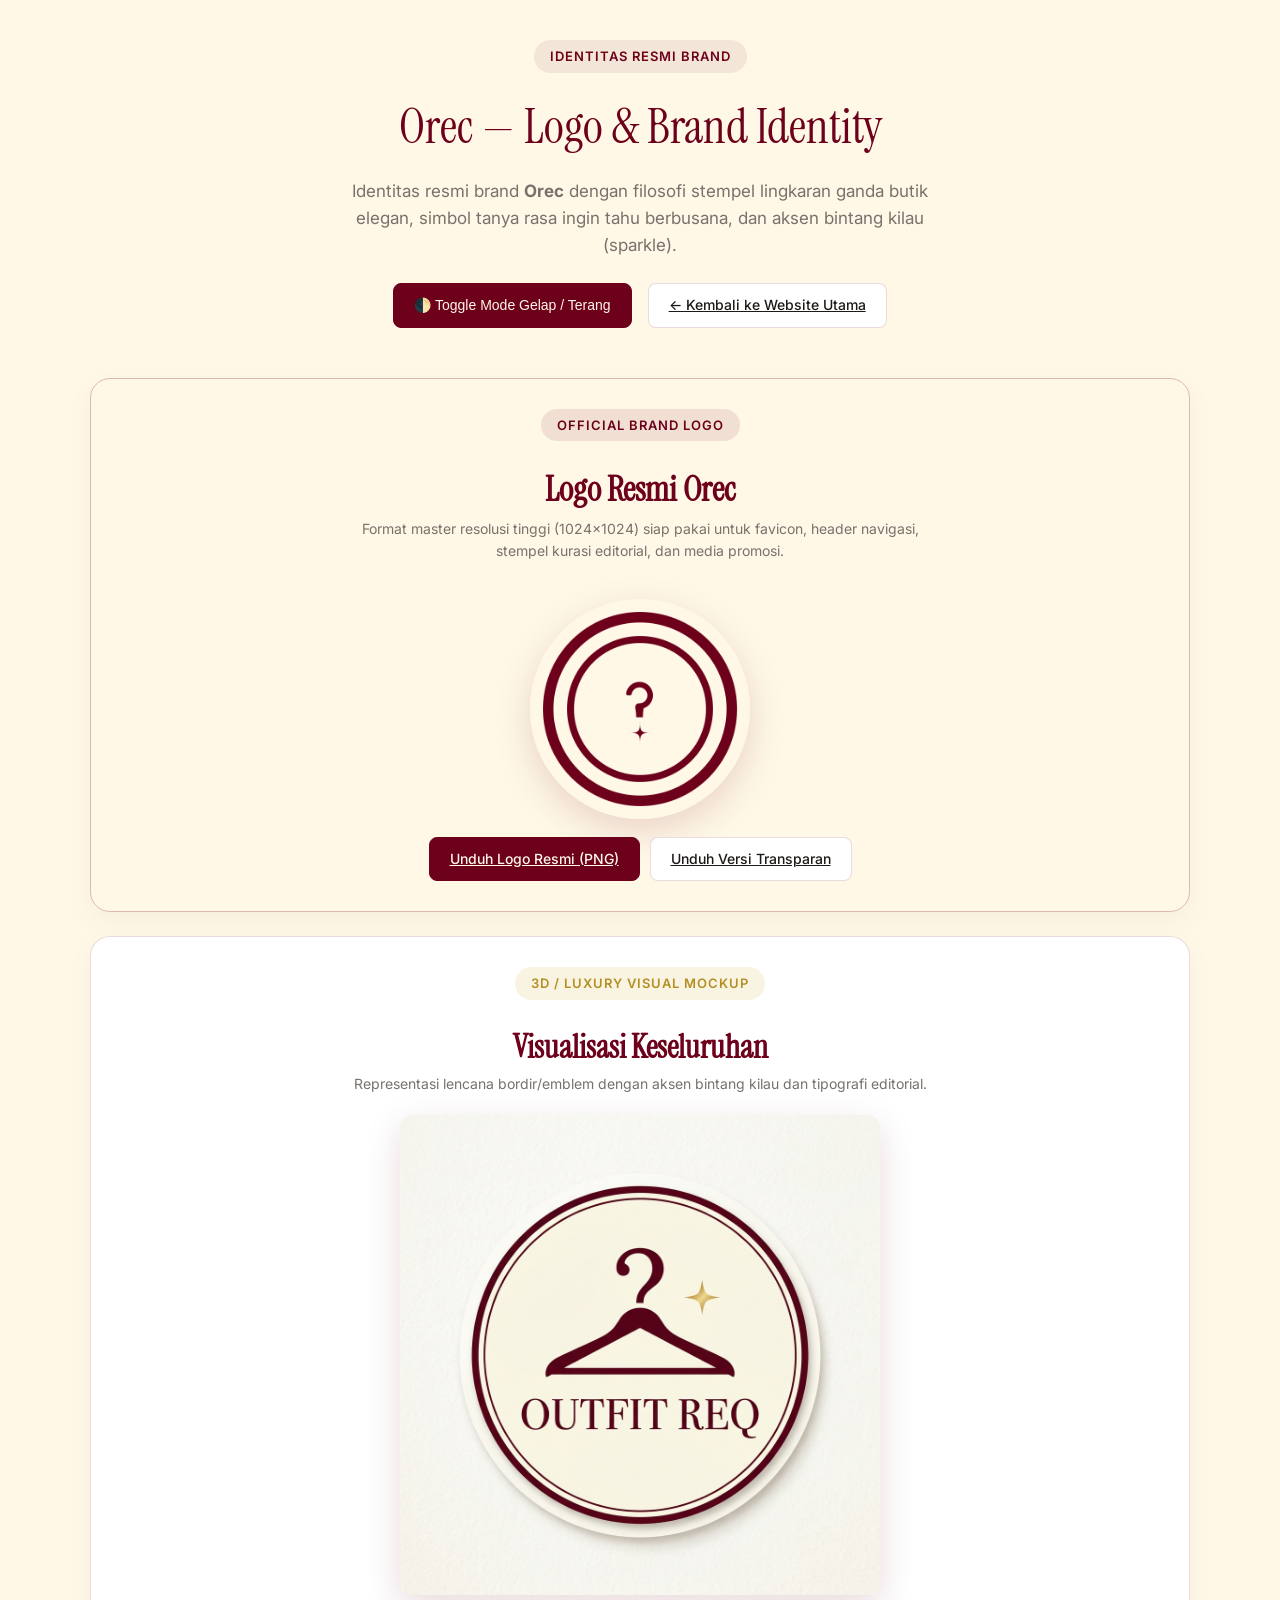
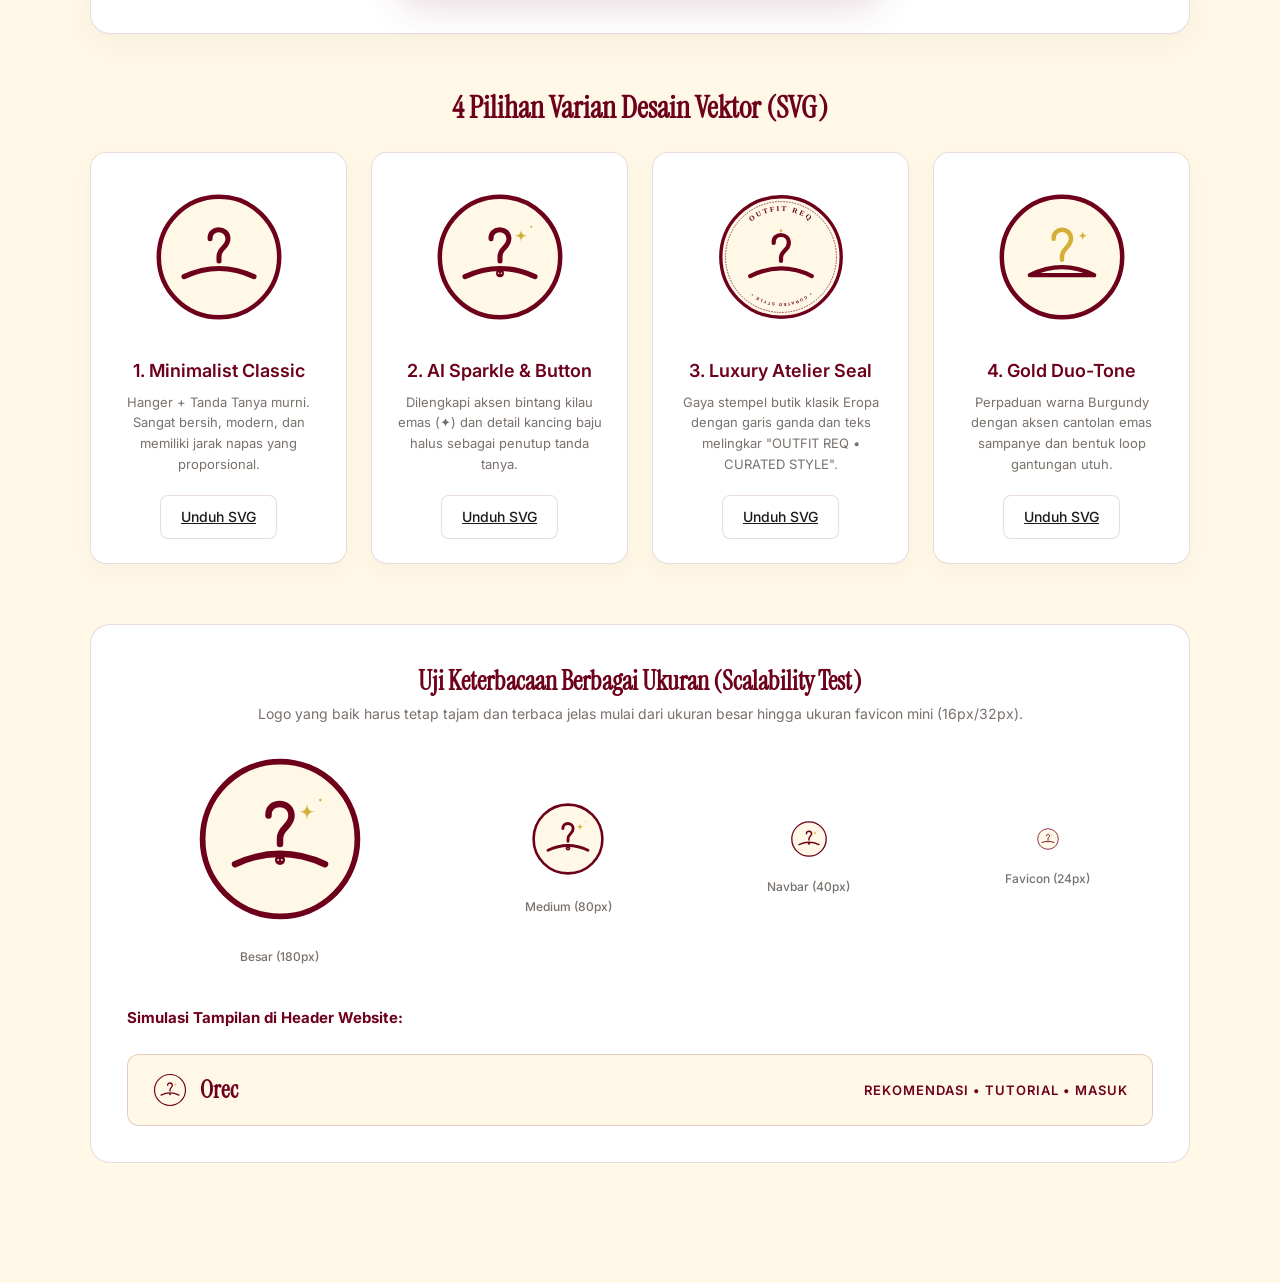
<file: logo-showcase.html>
<!DOCTYPE html>
<html lang="id">
<head>
  <meta charset="UTF-8">
  <meta http-equiv="refresh" content="0; url=WEB%20EBD/logo-showcase.html">
  <title>Membuka Logo Showcase...</title>
</head>
<body>
  <p>Mengarahkan ke showcase logo... <a href="WEB%20EBD/logo-showcase.html">Klik di sini jika tidak otomatis terbuka</a>.</p>
</body>
</html>
</file>
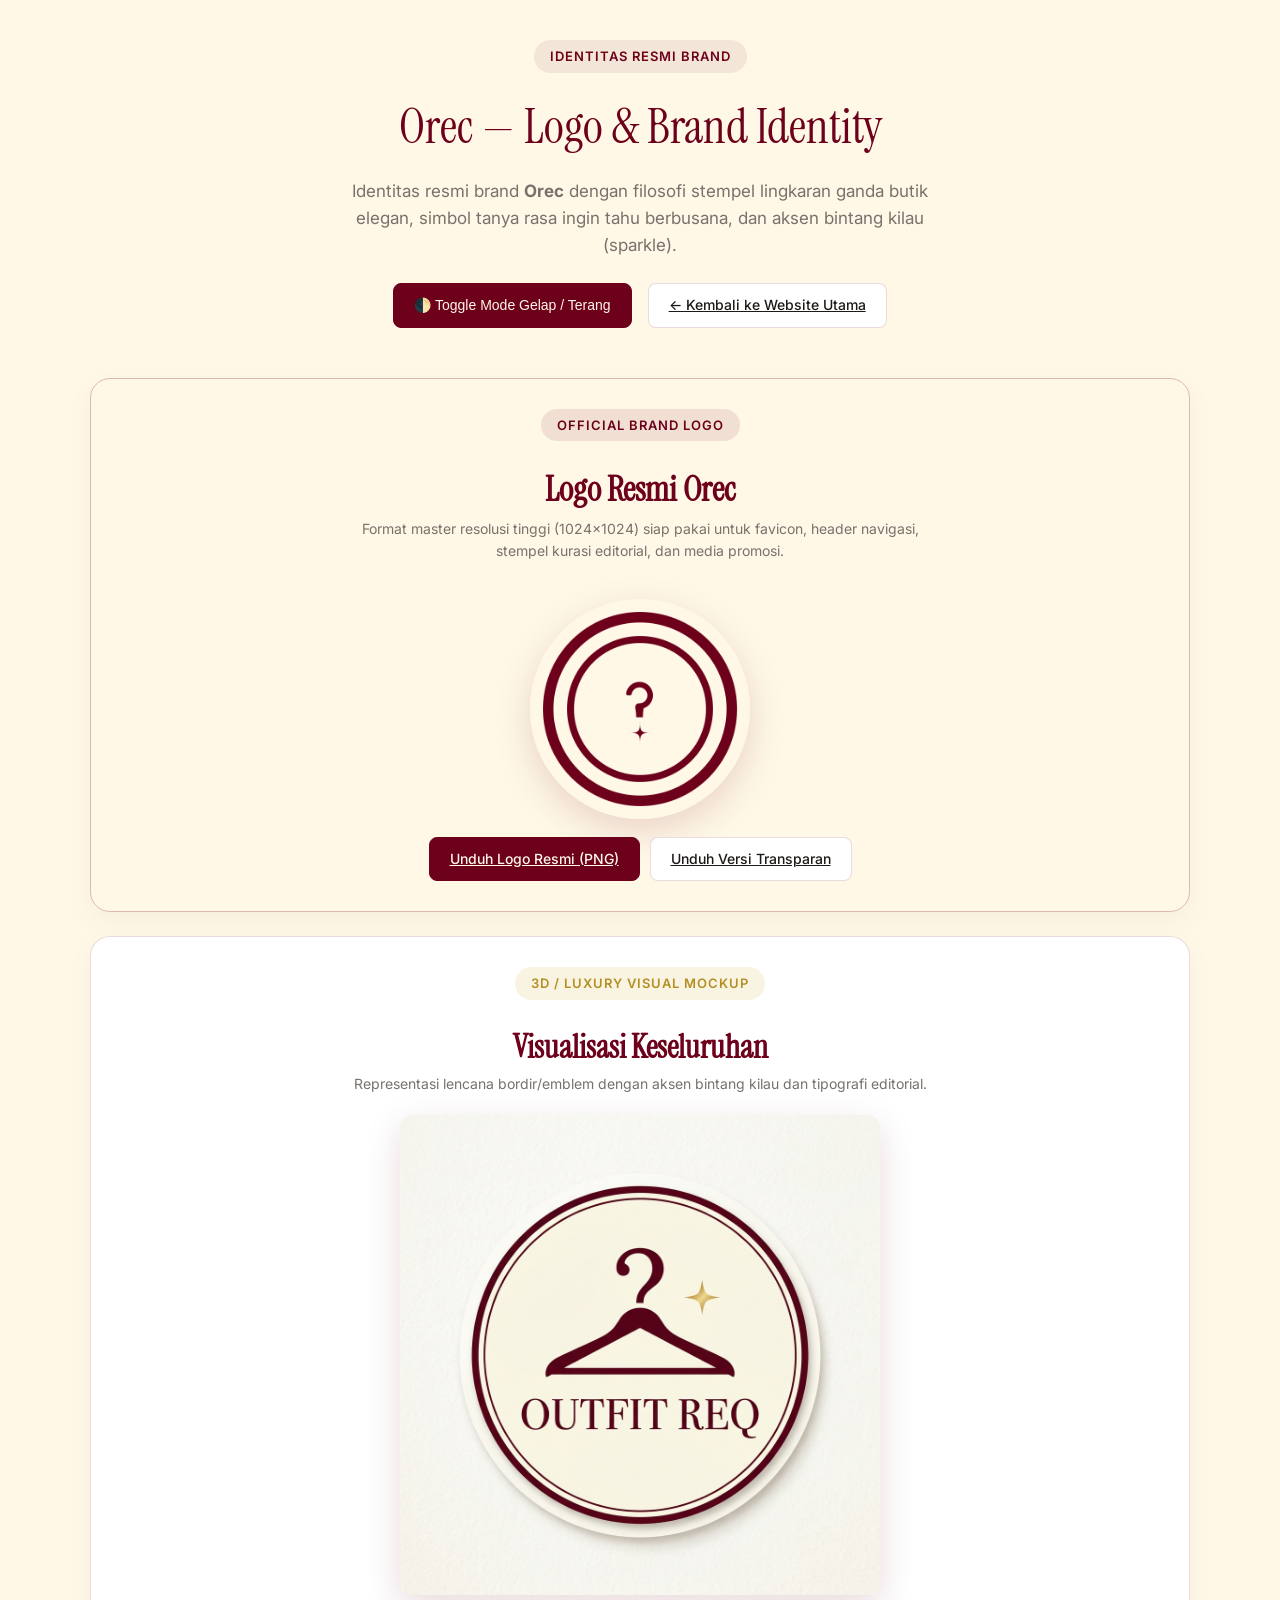
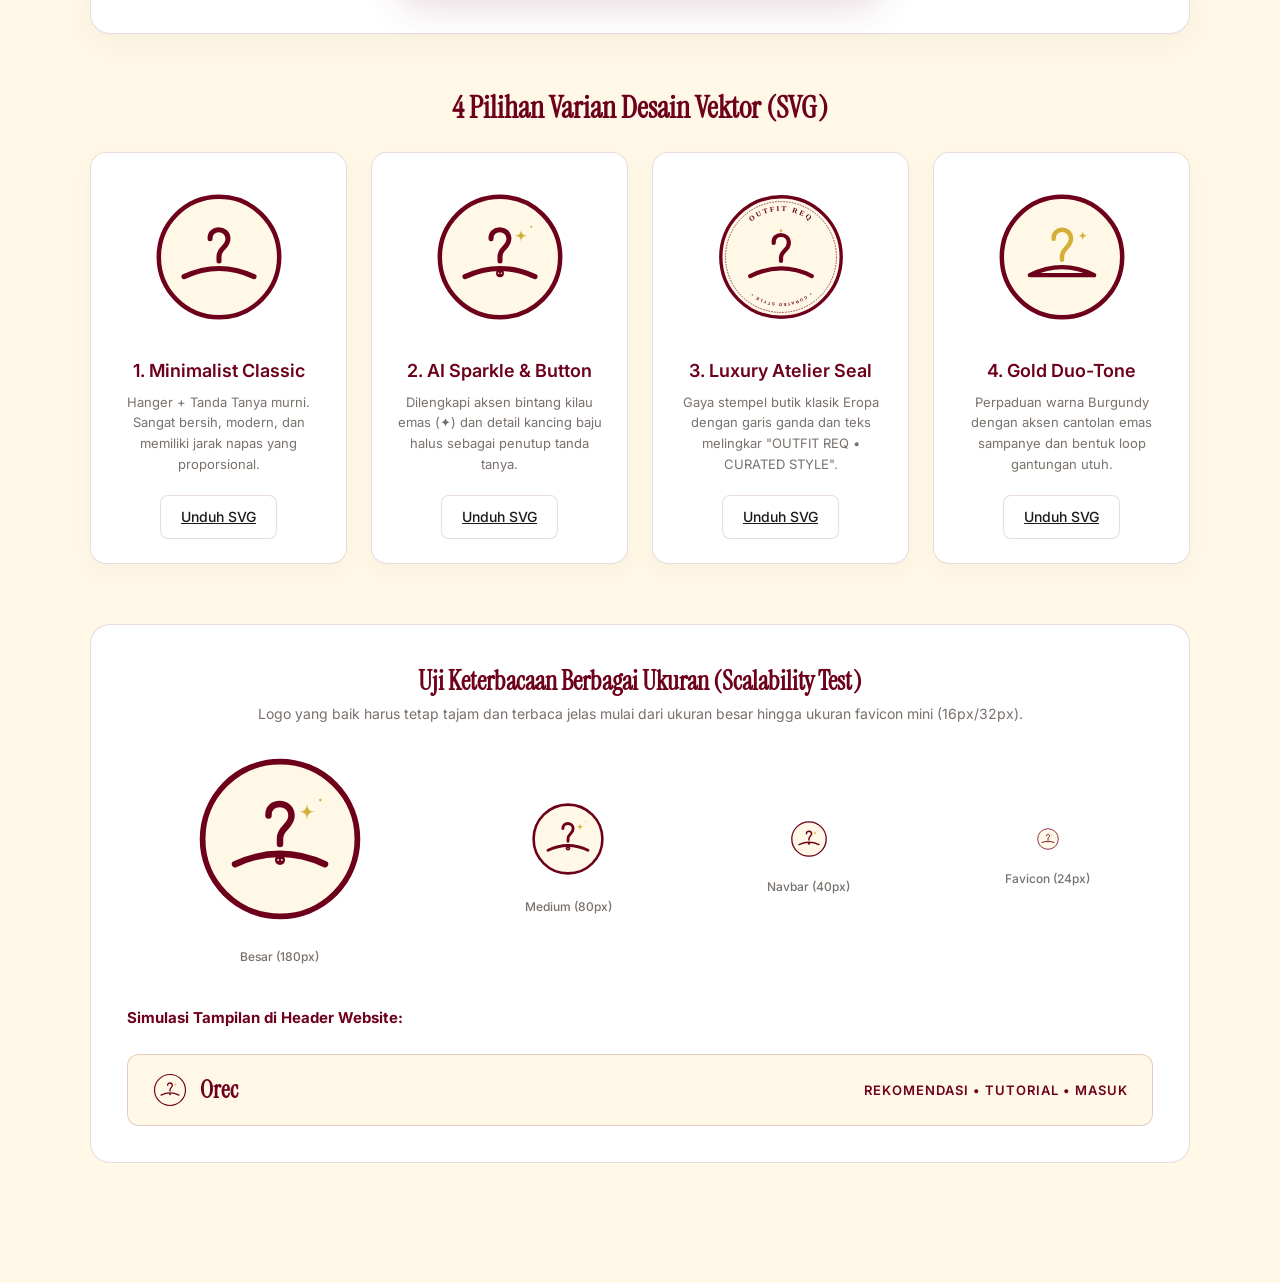
<file: WEB EBD/logo-showcase.html>
<!DOCTYPE html>
<html lang="id">
<head>
  <meta charset="UTF-8">
  <meta name="viewport" content="width=device-width, initial-scale=1.0">
  <title>Orec — Eksplorasi Desain Logo Baru</title>
  <link rel="preconnect" href="https://fonts.googleapis.com">
  <link rel="preconnect" href="https://fonts.gstatic.com" crossorigin>
  <link href="https://fonts.googleapis.com/css2?family=Instrument+Serif:ital@0;1&family=Inter:wght@300;400;500;600;700&display=swap" rel="stylesheet">
  <style>
    :root {
      --bg: #FFF8E7;
      --card-bg: #FFFFFF;
      --burgundy: #6D001A;
      --burgundy-light: rgba(109, 0, 26, 0.08);
      --gold: #D4AF37;
      --ink: #1C1917;
      --ink-dim: #78716C;
      --line: rgba(109, 0, 26, 0.14);
      --font-serif: 'Instrument Serif', Georgia, serif;
      --font-sans: 'Inter', -apple-system, sans-serif;
    }

    [data-theme="dark"] {
      --bg: #0F0D0E;
      --card-bg: #1C171A;
      --burgundy: #E05377;
      --burgundy-light: rgba(224, 83, 119, 0.15);
      --gold: #E5A968;
      --ink: #F7F3EE;
      --ink-dim: #A8A29E;
      --line: rgba(247, 243, 238, 0.12);
    }

    * { box-sizing: border-box; margin: 0; padding: 0; }
    body {
      background: var(--bg);
      color: var(--ink);
      font-family: var(--font-sans);
      line-height: 1.6;
      padding: 40px 20px 80px;
      transition: background 0.3s ease, color 0.3s ease;
    }

    .container {
      max-width: 1100px;
      margin: 0 auto;
    }

    /* Header */
    .header {
      text-align: center;
      margin-bottom: 50px;
    }
    .badge-tag {
      display: inline-block;
      padding: 6px 16px;
      background: var(--burgundy-light);
      color: var(--burgundy);
      border-radius: 999px;
      font-size: 13px;
      font-weight: 600;
      letter-spacing: 1px;
      text-transform: uppercase;
      margin-bottom: 16px;
    }
    h1 {
      font-family: var(--font-serif);
      font-size: 48px;
      font-weight: 400;
      color: var(--burgundy);
      margin-bottom: 12px;
    }
    .subtitle {
      font-size: 17px;
      color: var(--ink-dim);
      max-width: 600px;
      margin: 0 auto 24px;
    }

    /* Actions Bar */
    .controls {
      display: flex;
      justify-content: center;
      gap: 16px;
      margin-bottom: 40px;
    }
    .btn {
      padding: 10px 20px;
      border-radius: 8px;
      font-weight: 500;
      font-size: 14px;
      cursor: pointer;
      border: 1px solid var(--line);
      background: var(--card-bg);
      color: var(--ink);
      transition: all 0.2s ease;
      display: inline-flex;
      align-items: center;
      gap: 8px;
    }
    .btn:hover {
      background: var(--burgundy);
      color: #FFF8E7;
      border-color: var(--burgundy);
    }
    .btn-primary {
      background: var(--burgundy);
      color: #FFF8E7;
      border-color: var(--burgundy);
    }
    .btn-primary:hover {
      opacity: 0.9;
    }

    /* Mockup Section */
    .mockup-hero {
      background: var(--card-bg);
      border: 1px solid var(--line);
      border-radius: 20px;
      padding: 30px;
      margin-bottom: 50px;
      text-align: center;
      box-shadow: 0 10px 30px rgba(0,0,0,0.04);
    }
    .mockup-hero img {
      max-width: 480px;
      width: 100%;
      height: auto;
      border-radius: 12px;
      box-shadow: 0 12px 36px rgba(109, 0, 26, 0.15);
      margin-top: 20px;
    }

    /* Grid of Concepts */
    .grid {
      display: grid;
      grid-template-columns: repeat(auto-fit, minmax(240px, 1fr));
      gap: 24px;
      margin-bottom: 60px;
    }
    .card {
      background: var(--card-bg);
      border: 1px solid var(--line);
      border-radius: 16px;
      padding: 24px;
      display: flex;
      flex-direction: column;
      align-items: center;
      text-align: center;
      box-shadow: 0 8px 24px rgba(0,0,0,0.03);
      transition: transform 0.2s ease, box-shadow 0.2s ease;
    }
    .card:hover {
      transform: translateY(-4px);
      box-shadow: 0 16px 36px rgba(109, 0, 26, 0.1);
    }
    .preview-box {
      width: 160px;
      height: 160px;
      margin-bottom: 20px;
      display: flex;
      align-items: center;
      justify-content: center;
    }
    .card h3 {
      font-size: 18px;
      font-weight: 600;
      color: var(--burgundy);
      margin-bottom: 6px;
    }
    .card p {
      font-size: 13px;
      color: var(--ink-dim);
      margin-bottom: 20px;
      flex-grow: 1;
    }

    /* Scale Preview */
    .scale-section {
      background: var(--card-bg);
      border: 1px solid var(--line);
      border-radius: 20px;
      padding: 36px;
      margin-bottom: 40px;
    }
    .scale-row {
      display: flex;
      align-items: center;
      justify-content: space-around;
      flex-wrap: wrap;
      gap: 30px;
      margin-top: 24px;
    }
    .scale-item {
      text-align: center;
    }
    .scale-item span {
      display: block;
      margin-top: 10px;
      font-size: 12px;
      color: var(--ink-dim);
      font-weight: 500;
    }

    /* Navbar Preview */
    .navbar-preview {
      background: #FFF8E7;
      border: 1px solid rgba(109, 0, 26, 0.18);
      border-radius: 12px;
      padding: 16px 24px;
      display: flex;
      align-items: center;
      justify-content: space-between;
      margin-top: 24px;
    }
    .nav-brand {
      display: flex;
      align-items: center;
      gap: 12px;
      font-family: var(--font-serif);
      font-size: 24px;
      color: #6D001A;
      font-weight: 600;
    }
  </style>
  <link rel="icon" type="image/png" href="images/logo_orec.png" />
</head>
<body>
  <div class="container">
    <header class="header">
      <span class="badge-tag">Identitas Resmi Brand</span>
      <h1>Orec — Logo & Brand Identity</h1>
      <p class="subtitle">Identitas resmi brand <strong>Orec</strong> dengan filosofi stempel lingkaran ganda butik elegan, simbol tanya rasa ingin tahu berbusana, dan aksen bintang kilau (sparkle).</p>
      
      <div class="controls">
        <button class="btn btn-primary" onclick="toggleTheme()">🌓 Toggle Mode Gelap / Terang</button>
        <a href="index.html" class="btn">← Kembali ke Website Utama</a>
      </div>
    </header>

    <!-- Official Selected Brand Logo -->
    <section class="mockup-hero" style="margin-bottom: 24px; border-color: rgba(109, 0, 26, 0.25); background: var(--bg-card);">
      <span class="badge-tag" style="background: rgba(109, 0, 26, 0.1); color: var(--burgundy);">Official Brand Logo</span>
      <h2 style="font-family: var(--font-serif); font-size: 34px; color: var(--burgundy); margin-top: 6px;">Logo Resmi Orec</h2>
      <p style="font-size: 14px; color: var(--ink-dim); max-width: 600px; margin: 0 auto 16px;">Format master resolusi tinggi (1024x1024) siap pakai untuk favicon, header navigasi, stempel kurasi editorial, dan media promosi.</p>
      <div style="display: flex; justify-content: center; align-items: center; gap: 24px; flex-wrap: wrap; margin-top: 14px;">
        <img src="images/logo_orec.png" alt="Orec Official Logo" style="width: 220px; height: 220px; border-radius: 50%; box-shadow: 0 12px 36px rgba(109, 0, 26, 0.15);" />
      </div>
      <div style="margin-top: 18px; display: flex; justify-content: center; gap: 10px;">
        <a href="images/logo_orec.png" download class="btn btn-primary">Unduh Logo Resmi (PNG)</a>
        <a href="images/logo_orec_transparent.png" download class="btn">Unduh Versi Transparan</a>
      </div>
    </section>

    <!-- AI Generated Realistic Render Mockup -->
    <section class="mockup-hero">
      <span class="badge-tag" style="background: rgba(212, 175, 55, 0.15); color: #B38F24;">3D / Luxury Visual Mockup</span>
      <h2 style="font-family: var(--font-serif); font-size: 32px; color: var(--burgundy); margin-top: 6px;">Visualisasi Keseluruhan</h2>
      <p style="font-size: 14px; color: var(--ink-dim);">Representasi lencana bordir/emblem dengan aksen bintang kilau dan tipografi editorial.</p>
      <div>
        <img src="images/outfit_req_mockup.jpg" alt="Outfit Req Logo Mockup" />
      </div>
    </section>

    <!-- 4 Vector SVG Concepts -->
    <h2 style="font-family: var(--font-serif); font-size: 30px; color: var(--burgundy); margin-bottom: 20px; text-align: center;">4 Pilihan Varian Desain Vektor (SVG)</h2>
    <div class="grid">
      <!-- Varian 1 -->
      <div class="card">
        <div class="preview-box">
          <img src="images/logo_concept_1_minimal.svg" width="140" height="140" alt="Concept 1">
        </div>
        <h3>1. Minimalist Classic</h3>
        <p>Hanger + Tanda Tanya murni. Sangat bersih, modern, dan memiliki jarak napas yang proporsional.</p>
        <a href="images/logo_concept_1_minimal.svg" download class="btn">Unduh SVG</a>
      </div>

      <!-- Varian 2 -->
      <div class="card">
        <div class="preview-box">
          <img src="images/logo_concept_2_sparkle.svg" width="140" height="140" alt="Concept 2">
        </div>
        <h3>2. AI Sparkle & Button</h3>
        <p>Dilengkapi aksen bintang kilau emas (✦) dan detail kancing baju halus sebagai penutup tanda tanya.</p>
        <a href="images/logo_concept_2_sparkle.svg" download class="btn">Unduh SVG</a>
      </div>

      <!-- Varian 3 -->
      <div class="card">
        <div class="preview-box">
          <img src="images/logo_concept_3_seal.svg" width="140" height="140" alt="Concept 3">
        </div>
        <h3>3. Luxury Atelier Seal</h3>
        <p>Gaya stempel butik klasik Eropa dengan garis ganda dan teks melingkar "OUTFIT REQ • CURATED STYLE".</p>
        <a href="images/logo_concept_3_seal.svg" download class="btn">Unduh SVG</a>
      </div>

      <!-- Varian 4 -->
      <div class="card">
        <div class="preview-box">
          <img src="images/logo_concept_4_modern.svg" width="140" height="140" alt="Concept 4">
        </div>
        <h3>4. Gold Duo-Tone</h3>
        <p>Perpaduan warna Burgundy dengan aksen cantolan emas sampanye dan bentuk loop gantungan utuh.</p>
        <a href="images/logo_concept_4_modern.svg" download class="btn">Unduh SVG</a>
      </div>
    </div>

    <!-- Scalability & Responsive Test -->
    <section class="scale-section">
      <h3 style="font-family: var(--font-serif); font-size: 26px; color: var(--burgundy); text-align: center;">Uji Keterbacaan Berbagai Ukuran (Scalability Test)</h3>
      <p style="text-align: center; font-size: 14px; color: var(--ink-dim);">Logo yang baik harus tetap tajam dan terbaca jelas mulai dari ukuran besar hingga ukuran favicon mini (16px/32px).</p>

      <div class="scale-row">
        <div class="scale-item">
          <img src="images/logo_concept_2_sparkle.svg" width="180" height="180" alt="Large">
          <span>Besar (180px)</span>
        </div>
        <div class="scale-item">
          <img src="images/logo_concept_2_sparkle.svg" width="80" height="80" alt="Medium">
          <span>Medium (80px)</span>
        </div>
        <div class="scale-item">
          <img src="images/logo_concept_2_sparkle.svg" width="40" height="40" alt="Small">
          <span>Navbar (40px)</span>
        </div>
        <div class="scale-item">
          <img src="images/logo_concept_2_sparkle.svg" width="24" height="24" alt="Favicon">
          <span>Favicon (24px)</span>
        </div>
      </div>

      <div style="margin-top: 40px;">
        <h4 style="font-size: 15px; margin-bottom: 12px; color: var(--burgundy);">Simulasi Tampilan di Header Website:</h4>
        <div class="navbar-preview">
          <div class="nav-brand">
            <img src="images/logo_concept_2_sparkle.svg" width="36" height="36" alt="Icon">
            <span>Orec</span>
          </div>
          <div style="font-size: 13px; letter-spacing: 1px; color: #6D001A; font-weight: 600;">
            REKOMENDASI &bull; TUTORIAL &bull; MASUK
          </div>
        </div>
      </div>
    </section>

  </div>

  <script>
    function toggleTheme() {
      const current = document.documentElement.getAttribute('data-theme');
      const next = current === 'dark' ? 'light' : 'dark';
      document.documentElement.setAttribute('data-theme', next);
    }
  </script>
</body>
</html>
</file>
